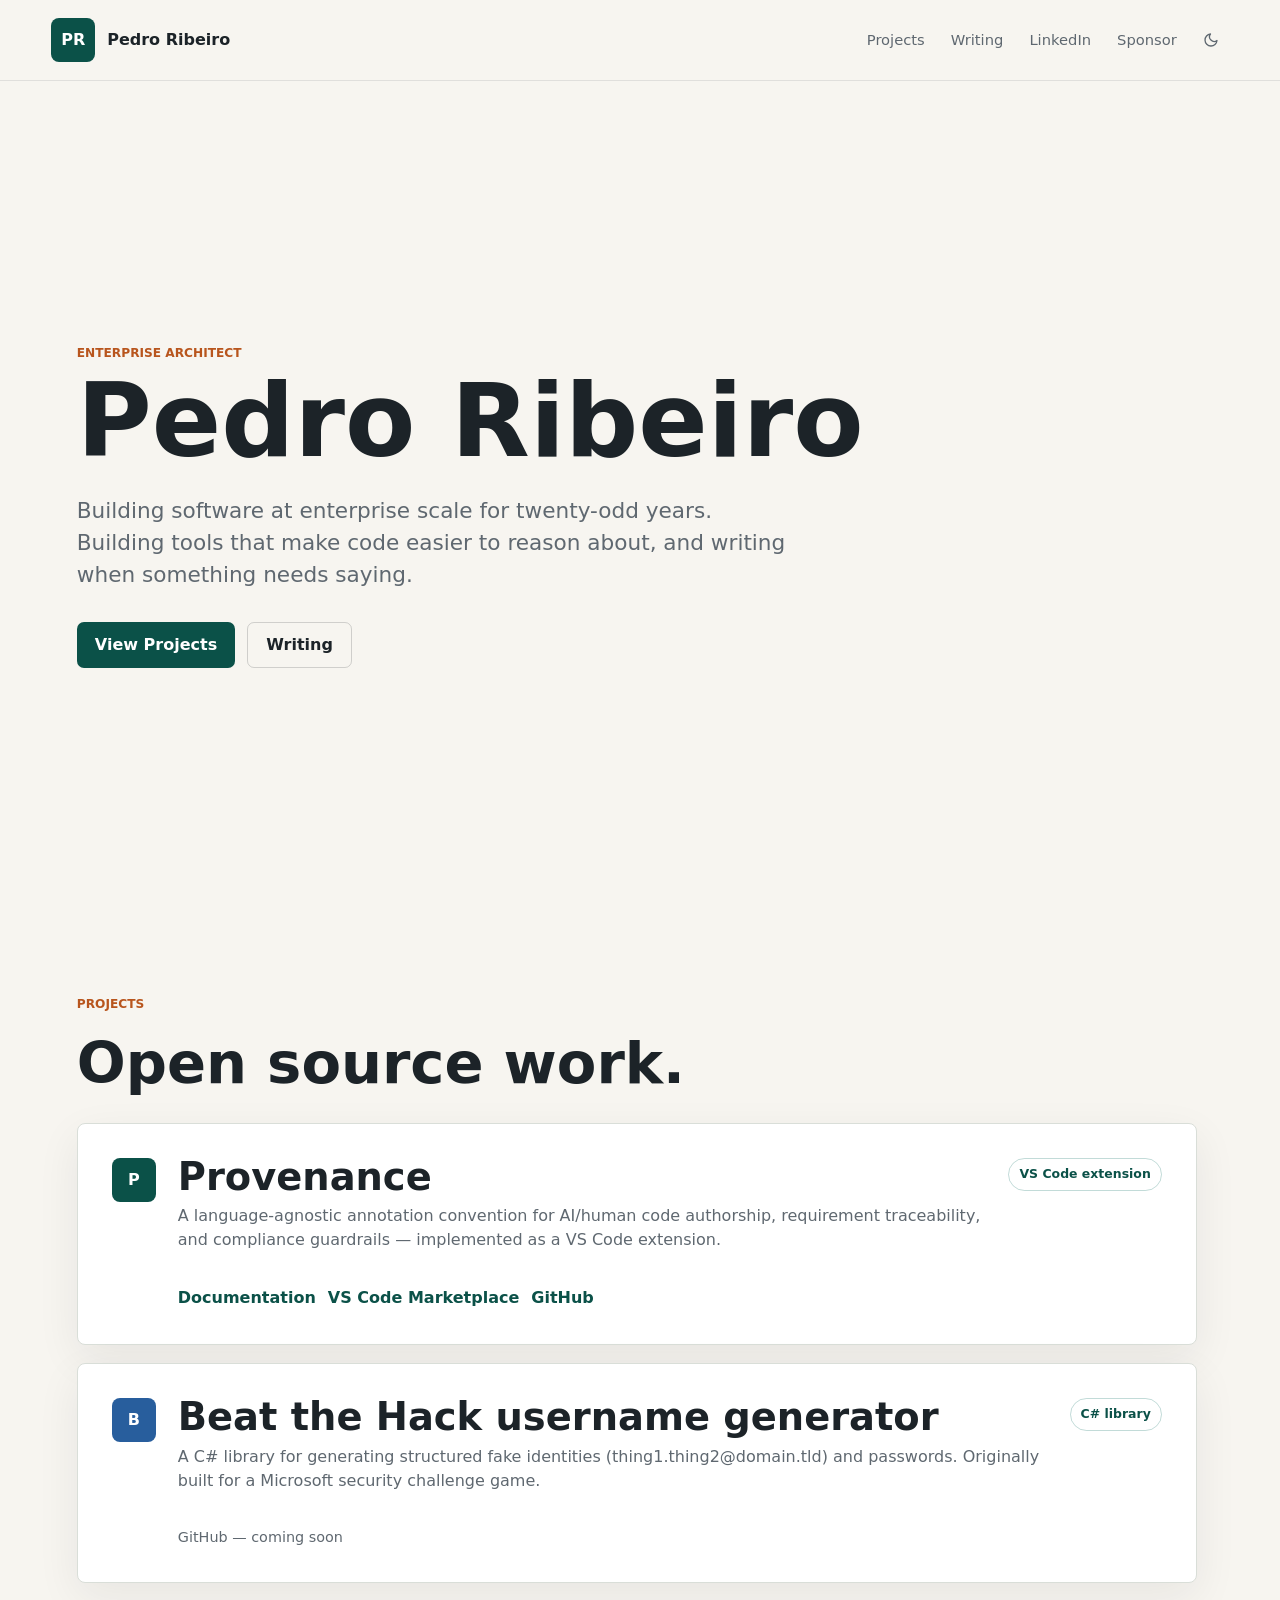
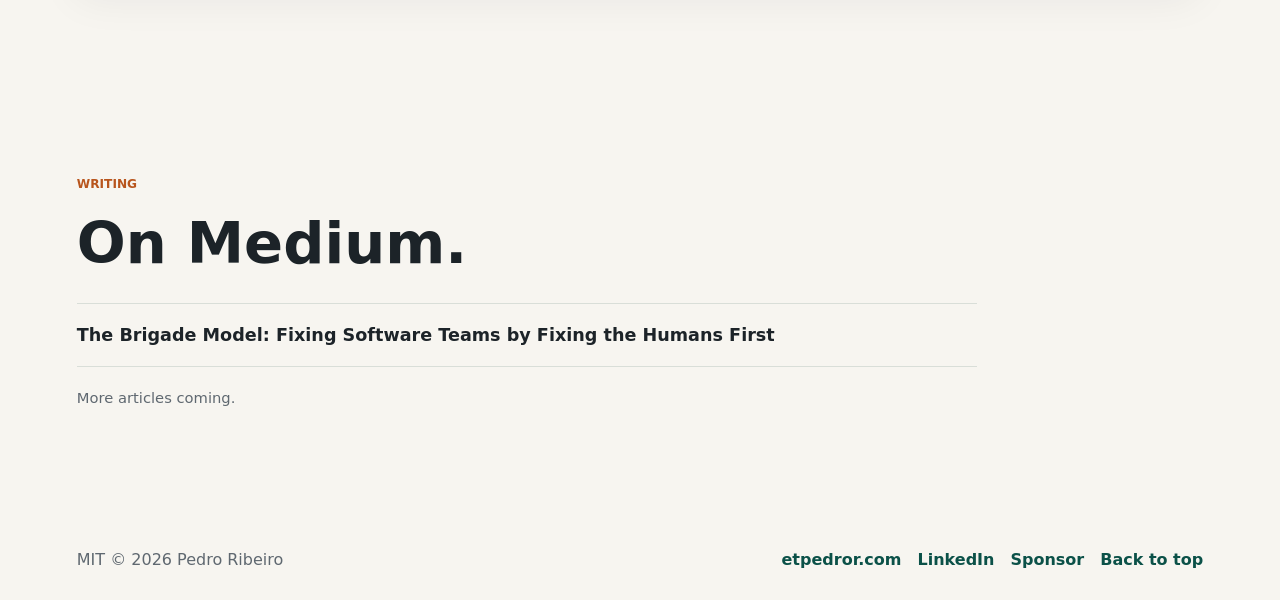
<file: index.html>
<!doctype html>
<html lang="en">
  <head>
    <meta charset="utf-8">
    <meta name="viewport" content="width=device-width, initial-scale=1">
    <title>Pedro Ribeiro</title>
    <meta
      name="description"
      content="Pedro Ribeiro — Enterprise Architect, builder, and writer. Creator of Provenance, a VS Code extension for code traceability and AI/human authorship."
    >
    <link rel="canonical" href="https://etpedror.com/">
    <link rel="stylesheet" href="styles.css">
    <script>
      (function () {
        var t = localStorage.getItem('theme');
        if (t) document.documentElement.setAttribute('data-theme', t);
      }());
    </script>
  </head>
  <body>
    <header class="site-header">
      <a class="brand" href="#top" aria-label="Pedro Ribeiro home">
        <span class="brand-mark">PR</span>
        <strong>Pedro Ribeiro</strong>
      </a>
      <nav aria-label="Primary navigation">
        <a href="#projects">Projects</a>
        <a href="#writing">Writing</a>
        <a href="https://www.linkedin.com/in/etpedror/" target="_blank" rel="me noopener noreferrer">LinkedIn</a>
        <a href="https://github.com/sponsors/etpedror" target="_blank" rel="noopener noreferrer">Sponsor</a>
        <button class="theme-toggle" id="theme-toggle" aria-label="Switch to dark mode">
          <svg class="icon-moon" width="16" height="16" viewBox="0 0 24 24" fill="none" stroke="currentColor" stroke-width="2" stroke-linecap="round" stroke-linejoin="round" aria-hidden="true">
            <path d="M21 12.79A9 9 0 1 1 11.21 3 7 7 0 0 0 21 12.79z"/>
          </svg>
          <svg class="icon-sun" width="16" height="16" viewBox="0 0 24 24" fill="none" stroke="currentColor" stroke-width="2" stroke-linecap="round" stroke-linejoin="round" aria-hidden="true">
            <circle cx="12" cy="12" r="5"/>
            <line x1="12" y1="1" x2="12" y2="3"/><line x1="12" y1="21" x2="12" y2="23"/>
            <line x1="4.22" y1="4.22" x2="5.64" y2="5.64"/><line x1="18.36" y1="18.36" x2="19.78" y2="19.78"/>
            <line x1="1" y1="12" x2="3" y2="12"/><line x1="21" y1="12" x2="23" y2="12"/>
            <line x1="4.22" y1="19.78" x2="5.64" y2="18.36"/><line x1="18.36" y1="5.64" x2="19.78" y2="4.22"/>
          </svg>
        </button>
      </nav>
    </header>

    <main id="top">
      <section class="hero" aria-labelledby="hero-title">
        <div class="hero-copy">
          <p class="eyebrow">Enterprise Architect</p>
          <h1 id="hero-title">Pedro Ribeiro</h1>
          <p class="lede">
            Building software at enterprise scale for twenty-odd years. Building
            tools that make code easier to reason about, and writing when
            something needs saying.
          </p>
          <div class="hero-actions" aria-label="Primary actions">
            <a class="button primary" href="#projects">View Projects</a>
            <a class="button secondary" href="#writing">Writing</a>
          </div>
        </div>

      </section>

      <section id="projects" class="section" aria-labelledby="projects-title">
        <div class="section-heading">
          <p class="eyebrow">Projects</p>
          <h2 id="projects-title">Open source work.</h2>
        </div>
        <div class="project-list">
          <article class="extension-card">
            <div class="extension-icon" aria-hidden="true">P</div>
            <div class="extension-body">
              <div class="extension-title-row">
                <div>
                  <h3>Provenance</h3>
                  <p>A language-agnostic annotation convention for AI/human code authorship, requirement traceability, and compliance guardrails — implemented as a VS Code extension.</p>
                </div>
                <span class="status-pill">VS Code extension</span>
              </div>
              <div class="extension-links">
                <a href="provenance.html">Documentation</a>
                <a href="https://marketplace.visualstudio.com/items?itemName=etpedror.provenance" target="_blank" rel="noopener noreferrer">VS Code Marketplace</a>
                <a href="https://github.com/etpedror/provenance-vsce" target="_blank" rel="noopener noreferrer">GitHub</a>
              </div>
            </div>
          </article>

          <article class="extension-card">
            <div class="extension-icon extension-icon--blue" aria-hidden="true">B</div>
            <div class="extension-body">
              <div class="extension-title-row">
                <div>
                  <h3>Beat the Hack username generator</h3>
                  <p>A C# library for generating structured fake identities (thing1.thing2@domain.tld) and passwords. Originally built for a Microsoft security challenge game.</p>
                </div>
                <span class="status-pill">C# library</span>
              </div>
              <div class="extension-links">
                <span class="coming-soon">GitHub — coming soon</span>
              </div>
            </div>
          </article>
        </div>
      </section>

      <section id="writing" class="section" aria-labelledby="writing-title">
        <div class="section-heading">
          <p class="eyebrow">Writing</p>
          <h2 id="writing-title">On Medium.</h2>
        </div>
        <ul class="writing-list" role="list">
          <li>
            <a class="writing-link" href="https://medium.com/@pedromvribeiro/the-brigade-model-fixing-software-teams-by-fixing-the-humans-first-1f2d08d3cc18" target="_blank" rel="noopener noreferrer">
              The Brigade Model: Fixing Software Teams by Fixing the Humans First
            </a>
          </li>
        </ul>
        <p class="muted-note">More articles coming.</p>
      </section>

    </main>

    <footer class="site-footer">
      <span>MIT &copy; 2026 Pedro Ribeiro</span>
      <div class="footer-links">
        <a href="https://etpedror.com/">etpedror.com</a>
        <a href="https://www.linkedin.com/in/etpedror/" target="_blank" rel="me noopener noreferrer">LinkedIn</a>
        <a href="https://github.com/sponsors/etpedror" target="_blank" rel="noopener noreferrer">Sponsor</a>
        <a href="#top">Back to top</a>
      </div>
    </footer>
    <script>
      (function () {
        function effectiveTheme() {
          return document.documentElement.getAttribute('data-theme') ||
            (window.matchMedia('(prefers-color-scheme: dark)').matches ? 'dark' : 'light');
        }

        function applyLabel(btn, theme) {
          btn.setAttribute('aria-label', theme === 'dark' ? 'Switch to light mode' : 'Switch to dark mode');
        }

        var btn = document.getElementById('theme-toggle');
        applyLabel(btn, effectiveTheme());

        btn.addEventListener('click', function () {
          var next = effectiveTheme() === 'dark' ? 'light' : 'dark';
          document.documentElement.setAttribute('data-theme', next);
          localStorage.setItem('theme', next);
          applyLabel(btn, next);
        });
      }());
    </script>
  </body>
</html>
</file>
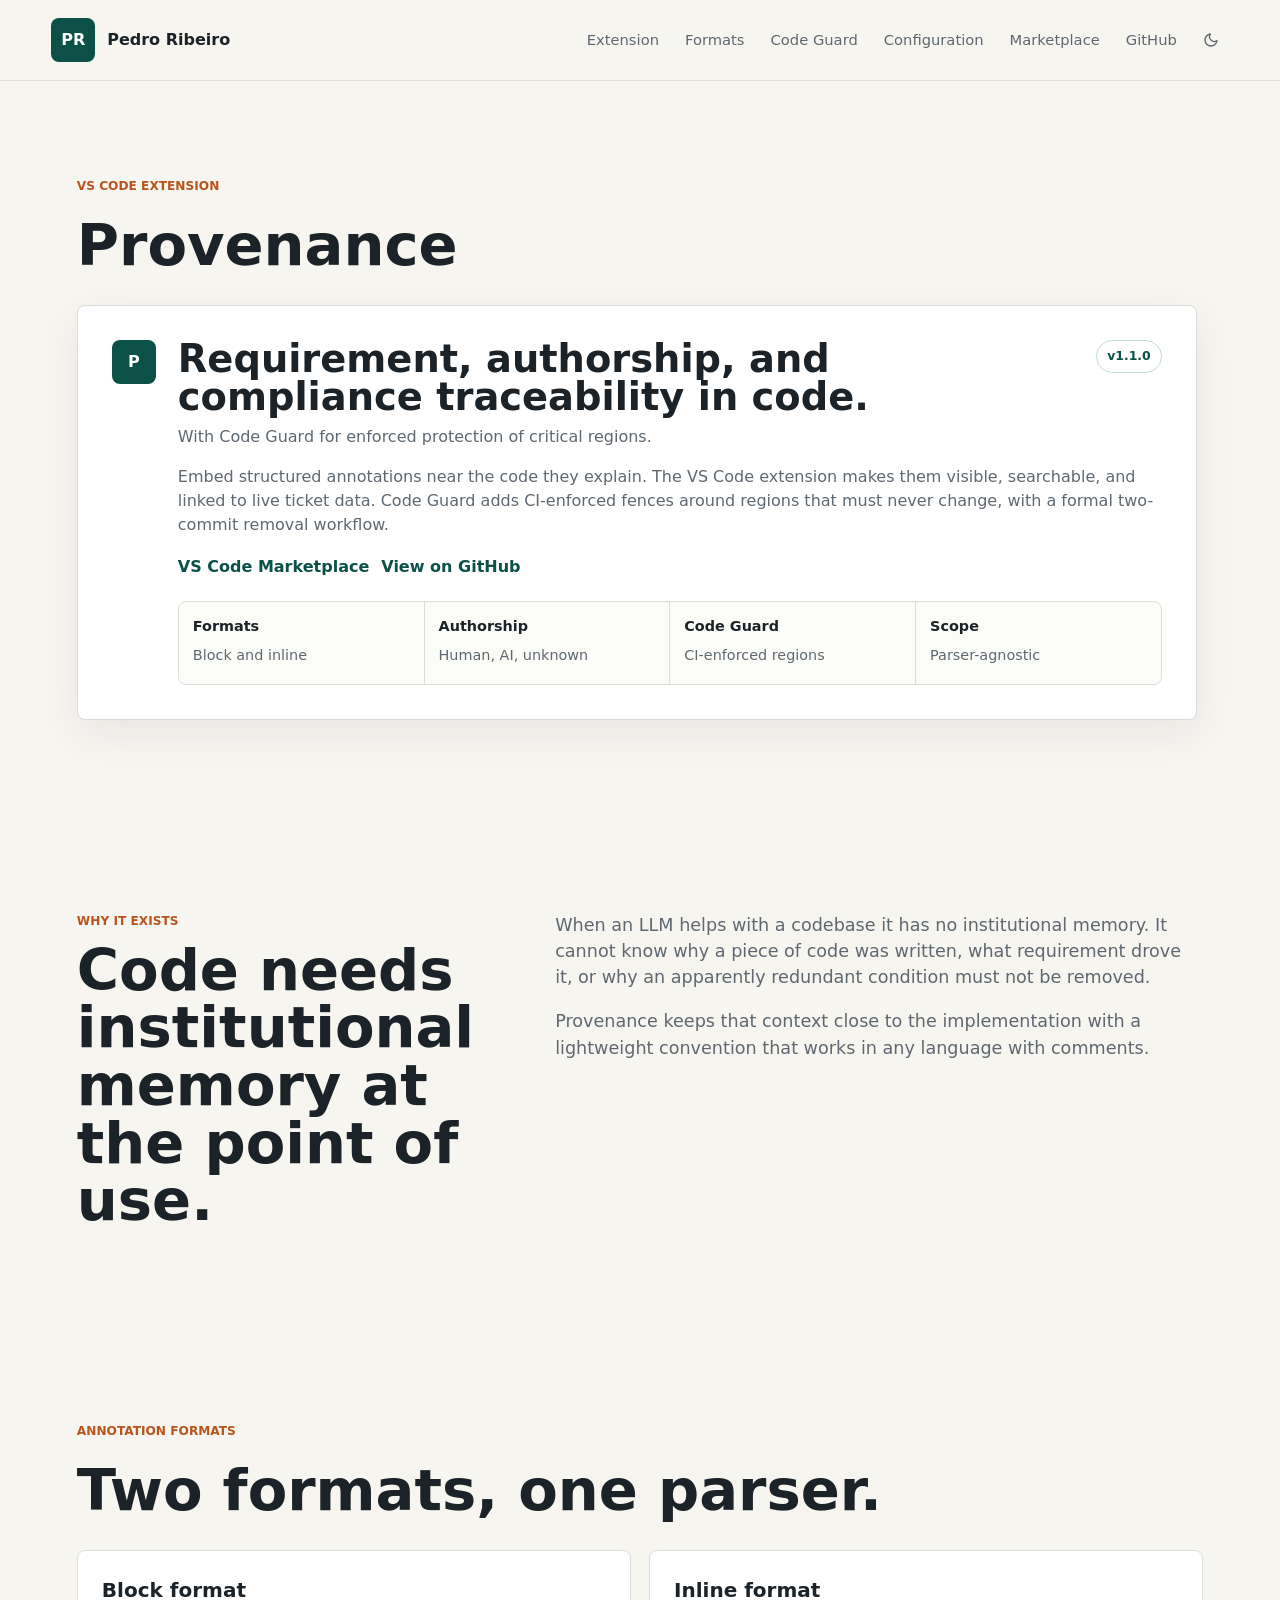
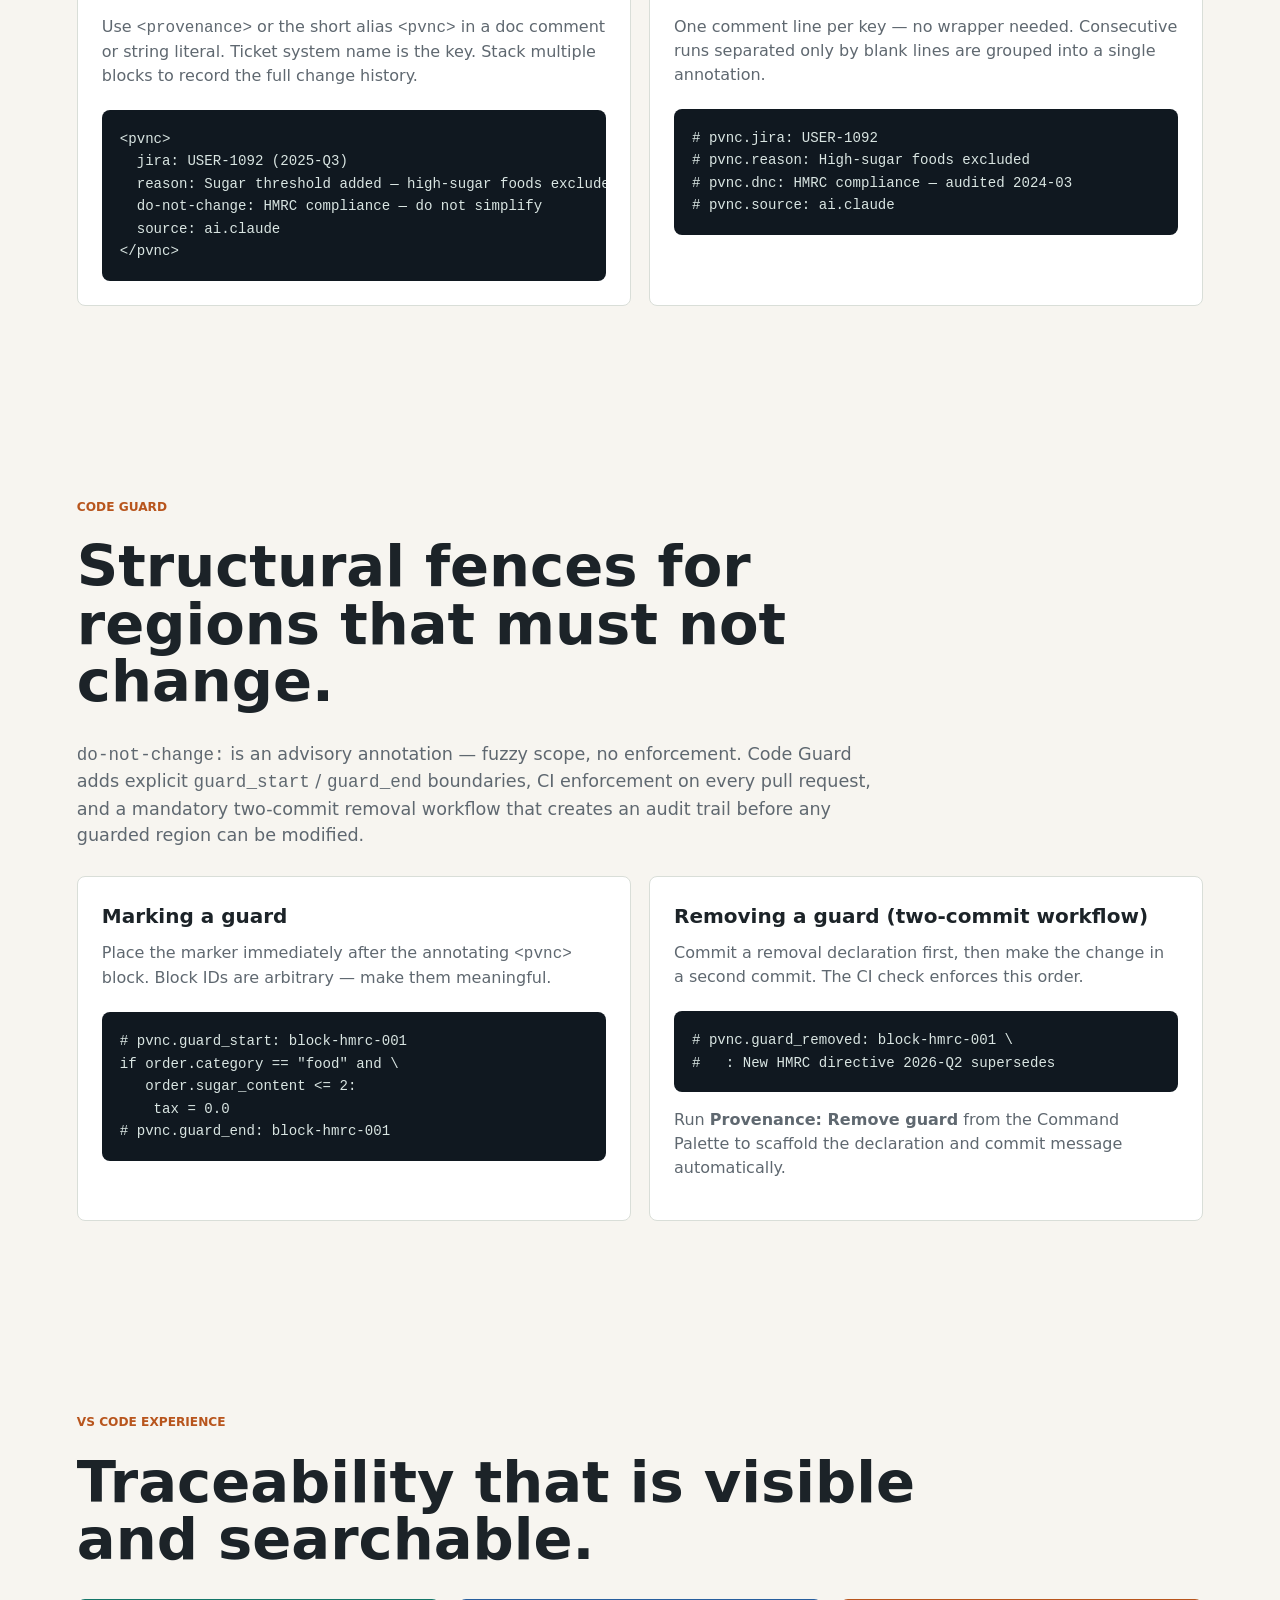
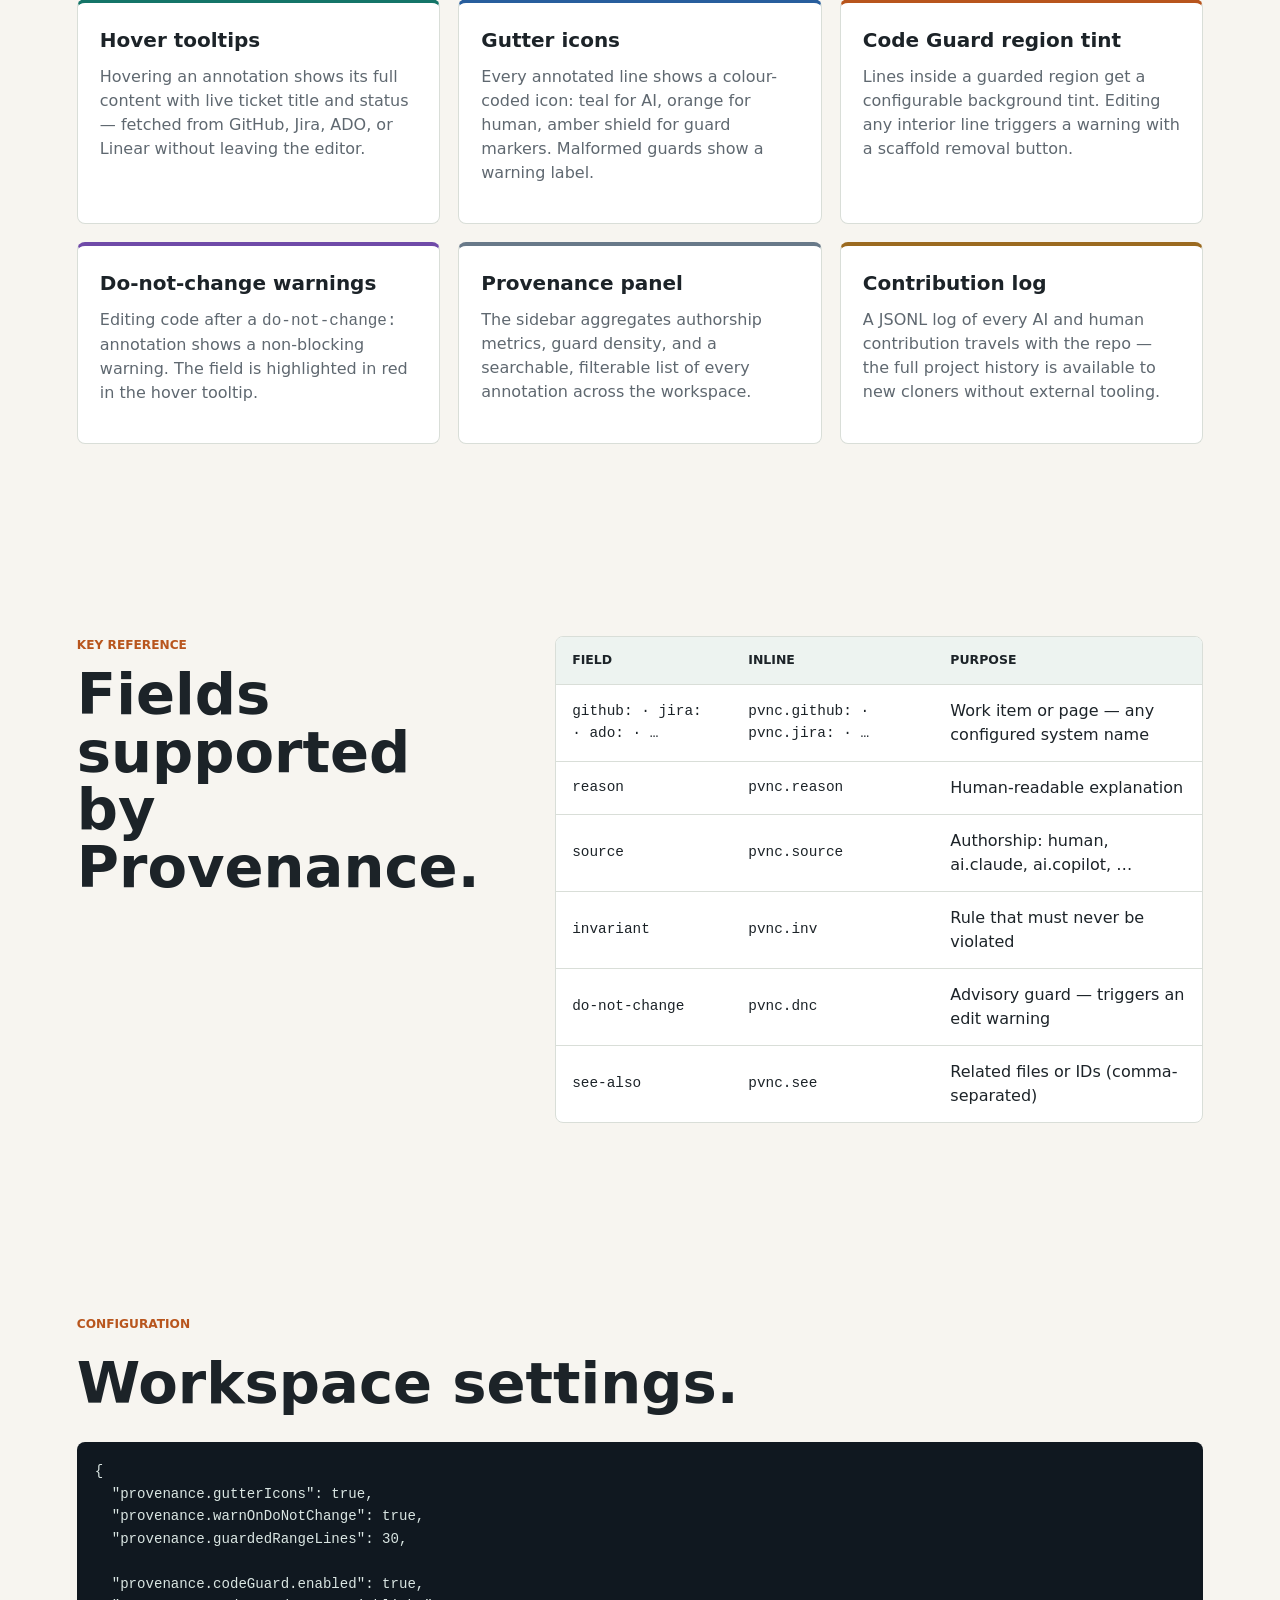
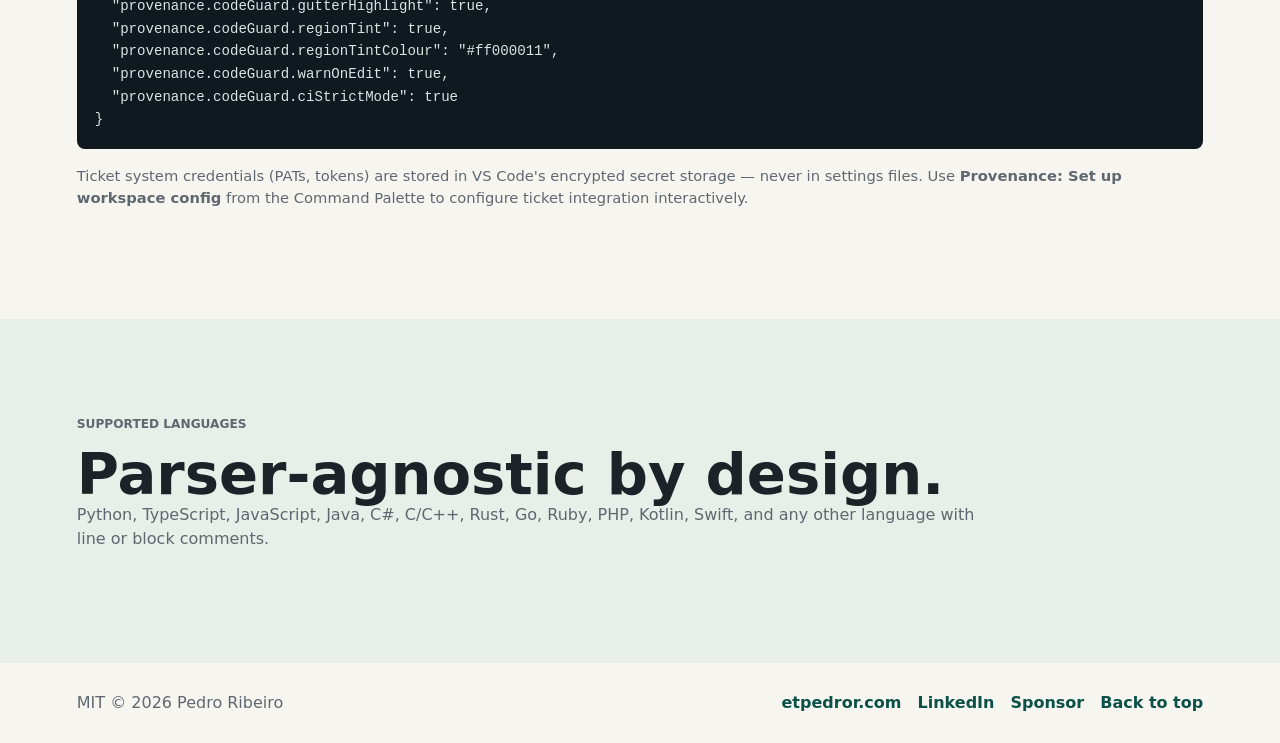
<file: provenance.html>
<!doctype html>
<html lang="en">
  <head>
    <meta charset="utf-8">
    <meta name="viewport" content="width=device-width, initial-scale=1">
    <title>Provenance — Pedro Ribeiro</title>
    <meta
      name="description"
      content="Provenance: a VS Code extension for requirement, authorship, and compliance traceability in code. Includes Code Guard for CI-enforced protection of critical regions."
    >
    <link rel="canonical" href="https://etpedror.com/provenance.html">
    <link rel="stylesheet" href="styles.css">
    <script>
      (function () {
        var t = localStorage.getItem('theme');
        if (t) document.documentElement.setAttribute('data-theme', t);
      }());
    </script>
  </head>
  <body>
    <header class="site-header">
      <a class="brand" href="index.html" aria-label="Pedro Ribeiro home">
        <span class="brand-mark">PR</span>
        <strong>Pedro Ribeiro</strong>
      </a>
      <nav aria-label="Primary navigation">
        <a href="#provenance">Extension</a>
        <a href="#annotation-formats">Formats</a>
        <a href="#code-guard">Code Guard</a>
        <a href="#configuration">Configuration</a>
        <a href="https://marketplace.visualstudio.com/items?itemName=etpedror.provenance" target="_blank" rel="noopener noreferrer">Marketplace</a>
        <a href="https://github.com/etpedror/provenance-vsce" target="_blank" rel="noopener noreferrer">GitHub</a>
        <button class="theme-toggle" id="theme-toggle" aria-label="Switch to dark mode">
          <svg class="icon-moon" width="16" height="16" viewBox="0 0 24 24" fill="none" stroke="currentColor" stroke-width="2" stroke-linecap="round" stroke-linejoin="round" aria-hidden="true">
            <path d="M21 12.79A9 9 0 1 1 11.21 3 7 7 0 0 0 21 12.79z"/>
          </svg>
          <svg class="icon-sun" width="16" height="16" viewBox="0 0 24 24" fill="none" stroke="currentColor" stroke-width="2" stroke-linecap="round" stroke-linejoin="round" aria-hidden="true">
            <circle cx="12" cy="12" r="5"/>
            <line x1="12" y1="1" x2="12" y2="3"/><line x1="12" y1="21" x2="12" y2="23"/>
            <line x1="4.22" y1="4.22" x2="5.64" y2="5.64"/><line x1="18.36" y1="18.36" x2="19.78" y2="19.78"/>
            <line x1="1" y1="12" x2="3" y2="12"/><line x1="21" y1="12" x2="23" y2="12"/>
            <line x1="4.22" y1="19.78" x2="5.64" y2="18.36"/><line x1="18.36" y1="5.64" x2="19.78" y2="4.22"/>
          </svg>
        </button>
      </nav>
    </header>

    <main id="top">
      <section id="provenance" class="section" aria-labelledby="provenance-title">
        <div class="section-heading">
          <p class="eyebrow">VS Code Extension</p>
          <h2 id="provenance-title">Provenance</h2>
        </div>
        <article class="extension-card">
          <div class="extension-icon" aria-hidden="true">P</div>
          <div class="extension-body">
            <div class="extension-title-row">
              <div>
                <h3>Requirement, authorship, and compliance traceability in code.</h3>
                <p>With Code Guard for enforced protection of critical regions.</p>
              </div>
              <span class="status-pill">v1.1.0</span>
            </div>
            <p>
              Embed structured annotations near the code they explain. The VS Code
              extension makes them visible, searchable, and linked to live ticket
              data. Code Guard adds CI-enforced fences around regions that must
              never change, with a formal two-commit removal workflow.
            </p>
            <div class="extension-links">
              <a href="https://marketplace.visualstudio.com/items?itemName=etpedror.provenance" target="_blank" rel="noopener noreferrer">VS Code Marketplace</a>
              <a href="https://github.com/etpedror/provenance-vsce" target="_blank" rel="noopener noreferrer">View on GitHub</a>
            </div>
            <div class="meta-grid" aria-label="Extension summary">
              <span><strong>Formats</strong> Block and inline</span>
              <span><strong>Authorship</strong> Human, AI, unknown</span>
              <span><strong>Code Guard</strong> CI-enforced regions</span>
              <span><strong>Scope</strong> Parser-agnostic</span>
            </div>
          </div>
        </article>
      </section>

      <section class="section two-column" aria-labelledby="why-title">
        <div>
          <p class="eyebrow">Why it exists</p>
          <h2 id="why-title">Code needs institutional memory at the point of use.</h2>
        </div>
        <div class="text-stack">
          <p>
            When an LLM helps with a codebase it has no institutional memory. It
            cannot know why a piece of code was written, what requirement drove
            it, or why an apparently redundant condition must not be removed.
          </p>
          <p>
            Provenance keeps that context close to the implementation with a
            lightweight convention that works in any language with comments.
          </p>
        </div>
      </section>

      <section id="annotation-formats" class="section" aria-labelledby="formats-title">
        <div class="section-heading">
          <p class="eyebrow">Annotation formats</p>
          <h2 id="formats-title">Two formats, one parser.</h2>
        </div>
        <div class="format-grid">
          <article class="format-panel">
            <h3>Block format</h3>
            <p>
              Use <code>&lt;provenance&gt;</code> or the short alias
              <code>&lt;pvnc&gt;</code> in a doc comment or string literal.
              Ticket system name is the key. Stack multiple blocks to record the
              full change history.
            </p>
            <pre><code>&lt;pvnc&gt;
  jira: USER-1092 (2025-Q3)
  reason: Sugar threshold added — high-sugar foods excluded
  do-not-change: HMRC compliance — do not simplify
  source: ai.claude
&lt;/pvnc&gt;</code></pre>
          </article>
          <article class="format-panel">
            <h3>Inline format</h3>
            <p>
              One comment line per key — no wrapper needed. Consecutive runs
              separated only by blank lines are grouped into a single annotation.
            </p>
            <pre><code># pvnc.jira: USER-1092
# pvnc.reason: High-sugar foods excluded
# pvnc.dnc: HMRC compliance — audited 2024-03
# pvnc.source: ai.claude</code></pre>
          </article>
        </div>
      </section>

      <section id="code-guard" class="section" aria-labelledby="codeguard-title">
        <div class="section-heading">
          <p class="eyebrow">Code Guard</p>
          <h2 id="codeguard-title">Structural fences for regions that must not change.</h2>
        </div>
        <div class="text-stack" style="max-width: 820px; margin-bottom: 28px;">
          <p>
            <code>do-not-change:</code> is an advisory annotation — fuzzy scope,
            no enforcement. Code Guard adds explicit <code>guard_start</code> /
            <code>guard_end</code> boundaries, CI enforcement on every pull
            request, and a mandatory two-commit removal workflow that creates an
            audit trail before any guarded region can be modified.
          </p>
        </div>
        <div class="format-grid">
          <article class="format-panel">
            <h3>Marking a guard</h3>
            <p>Place the marker immediately after the annotating <code>&lt;pvnc&gt;</code> block. Block IDs are arbitrary — make them meaningful.</p>
            <pre><code># pvnc.guard_start: block-hmrc-001
if order.category == "food" and \
   order.sugar_content &lt;= 2:
    tax = 0.0
# pvnc.guard_end: block-hmrc-001</code></pre>
          </article>
          <article class="format-panel">
            <h3>Removing a guard (two-commit workflow)</h3>
            <p>Commit a removal declaration first, then make the change in a second commit. The CI check enforces this order.</p>
            <pre><code># pvnc.guard_removed: block-hmrc-001 \
#   : New HMRC directive 2026-Q2 supersedes</code></pre>
            <p style="margin-top: 16px;">Run <strong>Provenance: Remove guard</strong> from the Command Palette to scaffold the declaration and commit message automatically.</p>
          </article>
        </div>
      </section>

      <section class="section" aria-labelledby="features-title">
        <div class="section-heading">
          <p class="eyebrow">VS Code experience</p>
          <h2 id="features-title">Traceability that is visible and searchable.</h2>
        </div>
        <div class="feature-grid">
          <article>
            <h3>Hover tooltips</h3>
            <p>Hovering an annotation shows its full content with live ticket title and status — fetched from GitHub, Jira, ADO, or Linear without leaving the editor.</p>
          </article>
          <article>
            <h3>Gutter icons</h3>
            <p>Every annotated line shows a colour-coded icon: teal for AI, orange for human, amber shield for guard markers. Malformed guards show a warning label.</p>
          </article>
          <article>
            <h3>Code Guard region tint</h3>
            <p>Lines inside a guarded region get a configurable background tint. Editing any interior line triggers a warning with a scaffold removal button.</p>
          </article>
          <article>
            <h3>Do-not-change warnings</h3>
            <p>Editing code after a <code>do-not-change:</code> annotation shows a non-blocking warning. The field is highlighted in red in the hover tooltip.</p>
          </article>
          <article>
            <h3>Provenance panel</h3>
            <p>The sidebar aggregates authorship metrics, guard density, and a searchable, filterable list of every annotation across the workspace.</p>
          </article>
          <article>
            <h3>Contribution log</h3>
            <p>A JSONL log of every AI and human contribution travels with the repo — the full project history is available to new cloners without external tooling.</p>
          </article>
        </div>
      </section>

      <section class="section two-column" aria-labelledby="keys-title">
        <div>
          <p class="eyebrow">Key reference</p>
          <h2 id="keys-title">Fields supported by Provenance.</h2>
        </div>
        <div class="table-wrap" role="region" aria-label="Provenance key reference">
          <table>
            <thead>
              <tr>
                <th>Field</th>
                <th>Inline</th>
                <th>Purpose</th>
              </tr>
            </thead>
            <tbody>
              <tr><td>github: · jira: · ado: · …</td><td>pvnc.github: · pvnc.jira: · …</td><td>Work item or page — any configured system name</td></tr>
              <tr><td>reason</td><td>pvnc.reason</td><td>Human-readable explanation</td></tr>
              <tr><td>source</td><td>pvnc.source</td><td>Authorship: human, ai.claude, ai.copilot, …</td></tr>
              <tr><td>invariant</td><td>pvnc.inv</td><td>Rule that must never be violated</td></tr>
              <tr><td>do-not-change</td><td>pvnc.dnc</td><td>Advisory guard — triggers an edit warning</td></tr>
              <tr><td>see-also</td><td>pvnc.see</td><td>Related files or IDs (comma-separated)</td></tr>
            </tbody>
          </table>
        </div>
      </section>

      <section id="configuration" class="section config-section" aria-labelledby="config-title">
        <div class="section-heading">
          <p class="eyebrow">Configuration</p>
          <h2 id="config-title">Workspace settings.</h2>
        </div>
        <pre><code>{
  "provenance.gutterIcons": true,
  "provenance.warnOnDoNotChange": true,
  "provenance.guardedRangeLines": 30,

  "provenance.codeGuard.enabled": true,
  "provenance.codeGuard.gutterHighlight": true,
  "provenance.codeGuard.regionTint": true,
  "provenance.codeGuard.regionTintColour": "#ff000011",
  "provenance.codeGuard.warnOnEdit": true,
  "provenance.codeGuard.ciStrictMode": true
}</code></pre>
        <p style="color: var(--muted); font-size: 0.92rem; margin-top: 16px;">
          Ticket system credentials (PATs, tokens) are stored in VS Code's encrypted
          secret storage — never in settings files. Use
          <strong>Provenance: Set up workspace config</strong> from the Command Palette
          to configure ticket integration interactively.
        </p>
      </section>

      <section class="section support-band" aria-labelledby="languages-title">
        <div>
          <p class="eyebrow">Supported languages</p>
          <h2 id="languages-title">Parser-agnostic by design.</h2>
          <p>
            Python, TypeScript, JavaScript, Java, C#, C/C++, Rust, Go, Ruby,
            PHP, Kotlin, Swift, and any other language with line or block comments.
          </p>
        </div>
      </section>
    </main>

    <footer class="site-footer">
      <span>MIT &copy; 2026 Pedro Ribeiro</span>
      <div class="footer-links">
        <a href="./">etpedror.com</a>
        <a href="https://www.linkedin.com/in/etpedror/" target="_blank" rel="me noopener noreferrer">LinkedIn</a>
        <a href="https://github.com/sponsors/etpedror" target="_blank" rel="noopener noreferrer">Sponsor</a>
        <a href="#top">Back to top</a>
      </div>
    </footer>
    <script>
      (function () {
        function effectiveTheme() {
          return document.documentElement.getAttribute('data-theme') ||
            (window.matchMedia('(prefers-color-scheme: dark)').matches ? 'dark' : 'light');
        }

        function applyLabel(btn, theme) {
          btn.setAttribute('aria-label', theme === 'dark' ? 'Switch to light mode' : 'Switch to dark mode');
        }

        var btn = document.getElementById('theme-toggle');
        applyLabel(btn, effectiveTheme());

        btn.addEventListener('click', function () {
          var next = effectiveTheme() === 'dark' ? 'light' : 'dark';
          document.documentElement.setAttribute('data-theme', next);
          localStorage.setItem('theme', next);
          applyLabel(btn, next);
        });
      }());
    </script>
  </body>
</html>
</file>
<file: styles.css>
:root {
  color-scheme: light dark;
  --bg: #f7f5f0;
  --ink: #1c2328;
  --muted: #5f6870;
  --panel: #ffffff;
  --line: #d9ded8;
  --green: #147568;
  --green-dark: #0b5148;
  --orange: #b8551d;
  --blue: #285e9d;
  --violet: #6f4aa8;
  --code: #101820;
  --code-soft: #18242d;
  --shadow: 0 24px 80px rgba(28, 35, 40, 0.14);
}

* {
  box-sizing: border-box;
}

html {
  scroll-behavior: smooth;
}

body {
  margin: 0;
  background: var(--bg);
  color: var(--ink);
  font-family:
    Inter, ui-sans-serif, system-ui, -apple-system, BlinkMacSystemFont, "Segoe UI",
    sans-serif;
  line-height: 1.5;
}

a {
  color: inherit;
}

.site-header {
  position: sticky;
  top: 0;
  z-index: 10;
  display: flex;
  align-items: center;
  justify-content: space-between;
  gap: 24px;
  padding: 18px clamp(20px, 4vw, 56px);
  border-bottom: 1px solid rgba(28, 35, 40, 0.1);
  background: rgba(247, 245, 240, 0.92);
  backdrop-filter: blur(18px);
}

.brand {
  display: inline-flex;
  align-items: center;
  gap: 12px;
  text-decoration: none;
}

.brand-mark,
.extension-icon {
  display: grid;
  place-items: center;
  width: 44px;
  height: 44px;
  border-radius: 8px;
  background: var(--green-dark);
  color: #ffffff;
  font-weight: 800;
}

nav {
  display: flex;
  gap: 6px;
  flex-wrap: wrap;
  justify-content: flex-end;
}

nav a {
  border-radius: 6px;
  color: var(--muted);
  font-size: 0.92rem;
  padding: 8px 10px;
  text-decoration: none;
}

nav a:hover,
nav a:focus-visible,
.theme-toggle:hover,
.theme-toggle:focus-visible {
  background: rgba(20, 117, 104, 0.1);
  color: var(--green-dark);
}

.theme-toggle {
  align-items: center;
  background: none;
  border: none;
  border-radius: 6px;
  color: var(--muted);
  cursor: pointer;
  display: inline-flex;
  justify-content: center;
  padding: 8px 10px;
}

/* Default (light mode): show moon, hide sun */
.icon-sun { display: none; }
.icon-moon { display: block; }

.hero {
  min-height: calc(100vh - 82px);
  display: flex;
  align-items: center;
  padding: clamp(48px, 8vw, 96px) clamp(20px, 6vw, 80px) clamp(36px, 5vw, 64px);
}

.hero-copy {
  max-width: 900px;
}

.eyebrow {
  color: var(--orange);
  font-size: 0.76rem;
  font-weight: 800;
  letter-spacing: 0;
  margin: 0 0 12px;
  text-transform: uppercase;
}

h1,
h2,
h3,
p {
  margin-top: 0;
}

h1 {
  font-size: clamp(3rem, 8vw, 7.5rem);
  line-height: 0.92;
  letter-spacing: 0;
  margin-bottom: 26px;
  max-width: 950px;
}

h2 {
  font-size: clamp(2rem, 4.5vw, 4.75rem);
  line-height: 1;
  letter-spacing: 0;
  margin-bottom: 0;
}

h3 {
  font-size: 1.25rem;
  margin-bottom: 10px;
}

.lede {
  color: var(--muted);
  font-size: clamp(1.08rem, 1.8vw, 1.35rem);
  max-width: 720px;
}

.hero-actions {
  display: flex;
  gap: 12px;
  flex-wrap: wrap;
  margin-top: 30px;
}

.button {
  align-items: center;
  border-radius: 7px;
  display: inline-flex;
  font-weight: 800;
  justify-content: center;
  min-height: 46px;
  padding: 0 18px;
  text-decoration: none;
}

.button.primary {
  background: var(--green-dark);
  color: #ffffff;
}

.button.secondary {
  border: 1px solid rgba(28, 35, 40, 0.18);
  color: var(--ink);
}

.hero-visual {
  min-width: 0;
}

.window {
  background: var(--code);
  border: 1px solid rgba(255, 255, 255, 0.12);
  border-radius: 8px;
  box-shadow: var(--shadow);
  color: #d9e5e2;
  overflow: hidden;
}

.window-bar {
  display: flex;
  gap: 8px;
  padding: 14px;
  background: #24313b;
}

.window-bar span {
  width: 11px;
  height: 11px;
  border-radius: 999px;
  background: #c54f4f;
}

.window-bar span:nth-child(2) {
  background: #dcae39;
}

.window-bar span:nth-child(3) {
  background: #47a66c;
}

.editor-grid {
  display: grid;
  grid-template-columns: 54px 1fr;
  min-height: 360px;
}

.activity-bar {
  display: flex;
  align-items: center;
  flex-direction: column;
  gap: 16px;
  padding-top: 26px;
  background: #18242d;
}

.chip {
  display: grid;
  place-items: center;
  width: 28px;
  height: 28px;
  border-radius: 6px;
  color: #ffffff;
  font-size: 0.85rem;
  font-weight: 900;
}

.chip.ai {
  background: var(--green);
}

.chip.human {
  background: var(--orange);
}

.chip.mixed {
  background: var(--violet);
}

.editor {
  position: relative;
  padding: 28px 0;
}

.line {
  display: grid;
  grid-template-columns: 42px minmax(0, 1fr);
  gap: 14px;
  min-height: 36px;
  align-items: center;
  padding: 0 26px 0 0;
  white-space: nowrap;
}

.line b {
  color: #63717b;
  font-family: ui-monospace, SFMono-Regular, Menlo, Consolas, monospace;
  font-size: 0.82rem;
  text-align: right;
}

code,
pre {
  font-family: ui-monospace, SFMono-Regular, Menlo, Consolas, "Liberation Mono", monospace;
}

.line code {
  color: #dfeeea;
  font-size: clamp(0.74rem, 1.4vw, 0.94rem);
  overflow: hidden;
  text-overflow: ellipsis;
}

.line.guard {
  background: rgba(184, 85, 29, 0.18);
  border-left: 3px solid var(--orange);
}

.tooltip {
  position: absolute;
  right: 22px;
  bottom: 34px;
  display: grid;
  gap: 4px;
  max-width: 280px;
  padding: 14px 16px;
  border-radius: 8px;
  background: #fff8ed;
  color: var(--ink);
  box-shadow: 0 18px 50px rgba(0, 0, 0, 0.22);
}

.tooltip span {
  color: var(--muted);
  font-size: 0.92rem;
}

.section {
  padding: clamp(56px, 8vw, 96px) clamp(20px, 6vw, 80px);
}

.section-heading {
  display: grid;
  gap: 10px;
  margin-bottom: 30px;
  max-width: 900px;
}

.extension-card {
  display: grid;
  grid-template-columns: auto minmax(0, 1fr);
  gap: 22px;
  max-width: 1120px;
  padding: clamp(22px, 3vw, 34px);
  border: 1px solid var(--line);
  border-radius: 8px;
  background: var(--panel);
  box-shadow: 0 14px 44px rgba(28, 35, 40, 0.07);
}

.extension-title-row {
  display: flex;
  align-items: flex-start;
  justify-content: space-between;
  gap: 18px;
}

.extension-title-row h3 {
  font-size: clamp(1.6rem, 3vw, 2.4rem);
  line-height: 1;
  margin-bottom: 8px;
}

.extension-body > p,
.extension-title-row p,
.text-stack p,
.feature-grid p,
.format-panel p,
.support-band p {
  color: var(--muted);
}

.extension-links {
  display: flex;
  gap: 12px;
  flex-wrap: wrap;
  margin-top: 18px;
}

.extension-links a {
  color: var(--green-dark);
  font-weight: 800;
  text-decoration: none;
}

.extension-links a:hover,
.extension-links a:focus-visible {
  text-decoration: underline;
}

.status-pill {
  flex: 0 0 auto;
  border: 1px solid rgba(20, 117, 104, 0.26);
  border-radius: 999px;
  color: var(--green-dark);
  font-size: 0.78rem;
  font-weight: 800;
  padding: 6px 10px;
}

.meta-grid {
  display: grid;
  grid-template-columns: repeat(4, minmax(0, 1fr));
  gap: 1px;
  overflow: hidden;
  margin-top: 22px;
  border: 1px solid var(--line);
  border-radius: 8px;
  background: var(--line);
}

.meta-grid span {
  display: grid;
  gap: 4px;
  min-height: 82px;
  padding: 14px;
  background: #fbfcf8;
  color: var(--muted);
  font-size: 0.9rem;
}

.meta-grid strong {
  color: var(--ink);
}

.two-column {
  display: grid;
  grid-template-columns: minmax(240px, 0.78fr) minmax(0, 1.22fr);
  gap: clamp(28px, 5vw, 72px);
  align-items: start;
}

.text-stack {
  font-size: 1.1rem;
}

.format-grid,
.feature-grid {
  display: grid;
  gap: 18px;
}

.format-grid {
  grid-template-columns: repeat(2, minmax(0, 1fr));
}

.format-panel,
.feature-grid article {
  border: 1px solid var(--line);
  border-radius: 8px;
  background: var(--panel);
}

.format-panel {
  padding: 24px;
}

pre {
  max-width: 100%;
  overflow-x: auto;
  margin: 22px 0 0;
  padding: 18px;
  border-radius: 8px;
  background: var(--code);
  color: #d9e5e2;
  font-size: 0.88rem;
  line-height: 1.6;
}

.feature-grid {
  grid-template-columns: repeat(3, minmax(0, 1fr));
}

.feature-grid article {
  padding: 22px;
}

.feature-grid article:nth-child(1) {
  border-top: 4px solid var(--green);
}

.feature-grid article:nth-child(2) {
  border-top: 4px solid var(--blue);
}

.feature-grid article:nth-child(3) {
  border-top: 4px solid var(--orange);
}

.feature-grid article:nth-child(4) {
  border-top: 4px solid var(--violet);
}

.feature-grid article:nth-child(5) {
  border-top: 4px solid #687989;
}

.feature-grid article:nth-child(6) {
  border-top: 4px solid #9b6a20;
}

.table-wrap {
  overflow-x: auto;
  border: 1px solid var(--line);
  border-radius: 8px;
  background: var(--panel);
}

table {
  width: 100%;
  border-collapse: collapse;
  min-width: 620px;
}

th,
td {
  border-bottom: 1px solid var(--line);
  padding: 14px 16px;
  text-align: left;
}

th {
  background: #edf3f0;
  font-size: 0.78rem;
  text-transform: uppercase;
}

tr:last-child td {
  border-bottom: 0;
}

td:nth-child(1),
td:nth-child(2) {
  font-family: ui-monospace, SFMono-Regular, Menlo, Consolas, monospace;
  font-size: 0.9rem;
}

.config-section pre {
  margin-top: 0;
}

.extension-icon--blue {
  background: var(--blue);
}

.project-list {
  display: grid;
  gap: 18px;
  max-width: 1120px;
}

.coming-soon {
  color: var(--muted);
  font-size: 0.9rem;
}

.writing-list {
  list-style: none;
  margin: 0;
  padding: 0;
  max-width: 900px;
}

.writing-link {
  display: block;
  border-bottom: 1px solid var(--line);
  color: var(--ink);
  font-size: 1.1rem;
  font-weight: 600;
  padding: 18px 0;
  text-decoration: none;
}

.writing-list li:first-child .writing-link {
  border-top: 1px solid var(--line);
}

.writing-link:hover,
.writing-link:focus-visible {
  color: var(--green-dark);
}

.muted-note {
  color: var(--muted);
  font-size: 0.92rem;
  margin-top: 20px;
}

.support-band {
  background: #e8eee8;
}

.support-band div {
  max-width: 900px;
}

.site-footer {
  display: flex;
  align-items: center;
  justify-content: space-between;
  gap: 16px;
  padding: 28px clamp(20px, 6vw, 80px);
  color: var(--muted);
}

.footer-links {
  display: flex;
  gap: 16px;
  flex-wrap: wrap;
}

.site-footer a {
  color: var(--green-dark);
  font-weight: 800;
  text-decoration: none;
}

@media (max-width: 980px) {
  .two-column {
    grid-template-columns: 1fr;
  }

  .hero {
    min-height: auto;
  }

  .feature-grid,
  .meta-grid {
    grid-template-columns: repeat(2, minmax(0, 1fr));
  }
}

@media (max-width: 720px) {
  .site-header {
    align-items: flex-start;
    flex-direction: column;
  }

  nav {
    justify-content: flex-start;
  }

  .hero {
    padding-top: 40px;
  }

  h1 {
    font-size: clamp(2.7rem, 15vw, 4.5rem);
  }

  .format-grid,
  .feature-grid,
  .meta-grid,
  .extension-card {
    grid-template-columns: 1fr;
  }

  .extension-title-row {
    flex-direction: column;
  }

  .editor-grid {
    grid-template-columns: 42px 1fr;
  }

  .activity-bar {
    padding-top: 20px;
  }

  .line {
    grid-template-columns: 30px minmax(0, 1fr);
    gap: 8px;
    padding-right: 12px;
  }

  .tooltip {
    position: static;
    margin: 22px;
  }

  .site-footer {
    align-items: flex-start;
    flex-direction: column;
  }
}

/* OS prefers dark and user hasn't explicitly overridden to light */
@media (prefers-color-scheme: dark) {
  :root:not([data-theme="light"]) {
    --bg: #141b22;
    --ink: #dce8e4;
    --muted: #7a9098;
    --panel: #1c272f;
    --line: #2a3940;
    --green: #1e9b88;
    --green-dark: #28c4ad;
    --orange: #e07840;
    --blue: #5096d6;
    --violet: #9b72cc;
    --shadow: 0 24px 80px rgba(0, 0, 0, 0.45);
  }
  :root:not([data-theme="light"]) .site-header {
    background: rgba(20, 27, 34, 0.92);
    border-bottom-color: rgba(220, 232, 228, 0.08);
  }
  :root:not([data-theme="light"]) nav a:hover,
  :root:not([data-theme="light"]) nav a:focus-visible,
  :root:not([data-theme="light"]) .theme-toggle:hover,
  :root:not([data-theme="light"]) .theme-toggle:focus-visible {
    background: rgba(40, 196, 173, 0.12);
  }
  :root:not([data-theme="light"]) .button.secondary { border-color: rgba(220, 232, 228, 0.18); }
  :root:not([data-theme="light"]) .status-pill { border-color: rgba(40, 196, 173, 0.28); }
  :root:not([data-theme="light"]) th { background: #1a2d38; }
  :root:not([data-theme="light"]) .meta-grid span { background: var(--panel); }
  :root:not([data-theme="light"]) .tooltip { background: #1e3028; color: var(--ink); }
  :root:not([data-theme="light"]) .support-band { background: #192920; }
  :root:not([data-theme="light"]) .icon-moon { display: none; }
  :root:not([data-theme="light"]) .icon-sun { display: block; }
}

/* User explicitly chose dark (overrides OS light) */
[data-theme="dark"] {
  color-scheme: dark;
  --bg: #141b22;
  --ink: #dce8e4;
  --muted: #7a9098;
  --panel: #1c272f;
  --line: #2a3940;
  --green: #1e9b88;
  --green-dark: #28c4ad;
  --orange: #e07840;
  --blue: #5096d6;
  --violet: #9b72cc;
  --shadow: 0 24px 80px rgba(0, 0, 0, 0.45);
}
[data-theme="dark"] .site-header {
  background: rgba(20, 27, 34, 0.92);
  border-bottom-color: rgba(220, 232, 228, 0.08);
}
[data-theme="dark"] nav a:hover,
[data-theme="dark"] nav a:focus-visible,
[data-theme="dark"] .theme-toggle:hover,
[data-theme="dark"] .theme-toggle:focus-visible {
  background: rgba(40, 196, 173, 0.12);
}
[data-theme="dark"] .button.secondary { border-color: rgba(220, 232, 228, 0.18); }
[data-theme="dark"] .status-pill { border-color: rgba(40, 196, 173, 0.28); }
[data-theme="dark"] th { background: #1a2d38; }
[data-theme="dark"] .meta-grid span { background: var(--panel); }
[data-theme="dark"] .tooltip { background: #1e3028; color: var(--ink); }
[data-theme="dark"] .support-band { background: #192920; }
[data-theme="dark"] .icon-moon { display: none; }
[data-theme="dark"] .icon-sun { display: block; }

/* User explicitly chose light (overrides OS dark) */
[data-theme="light"] {
  color-scheme: light;
}
</file>
